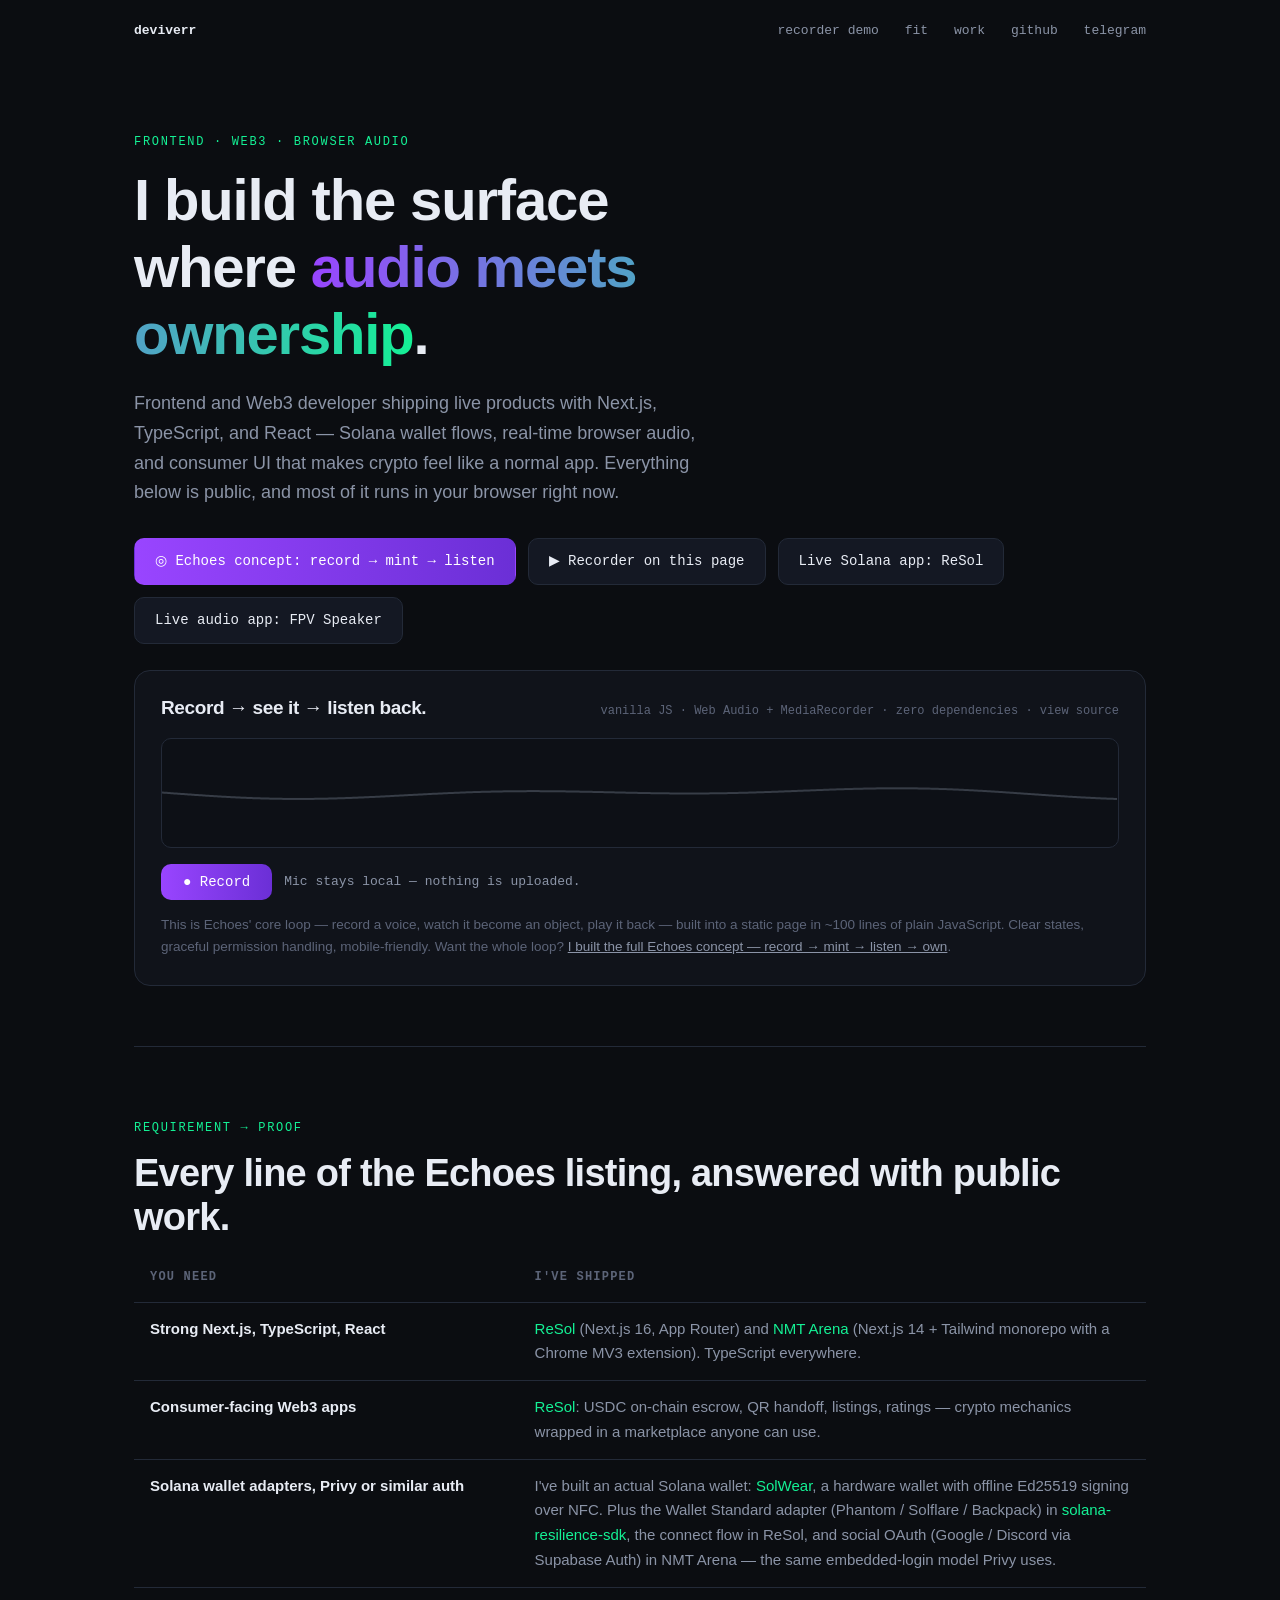
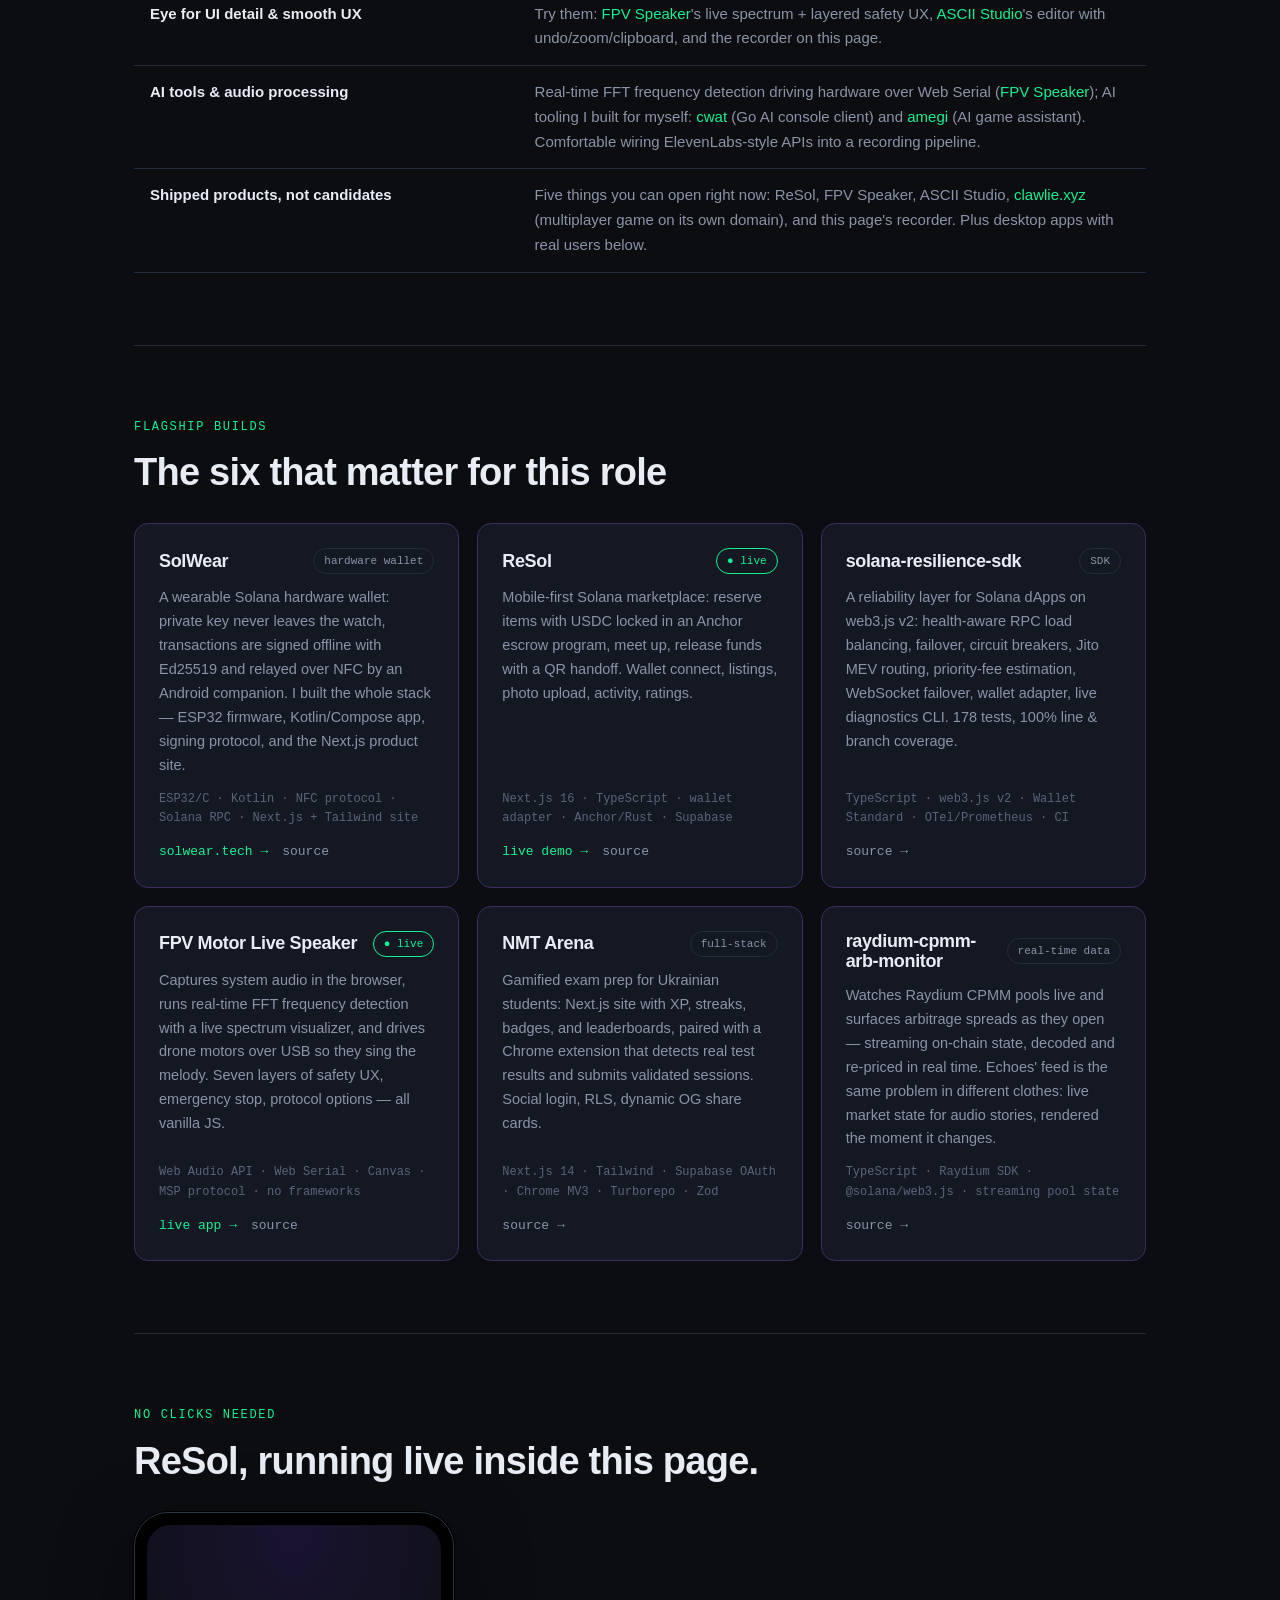
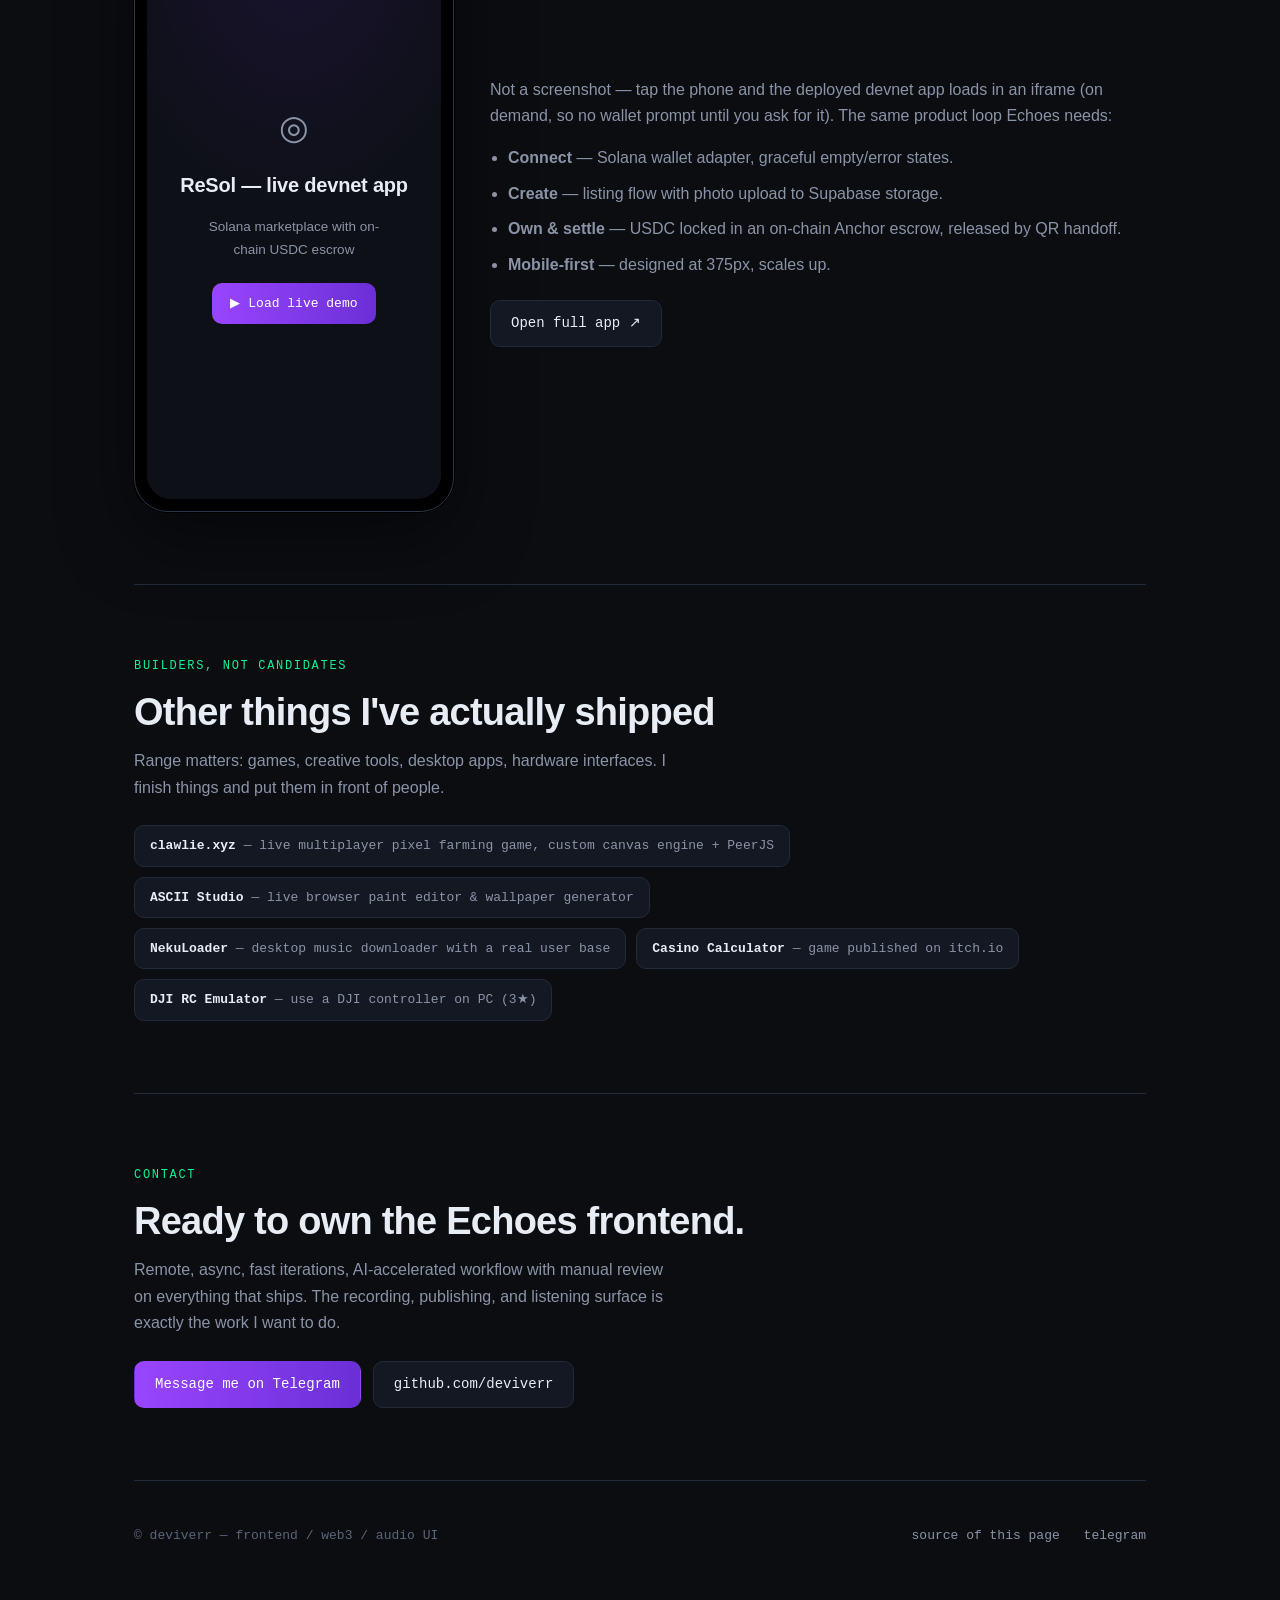
<file: index.html>
<!doctype html>
<html lang="en">
<head>
  <meta charset="utf-8" />
  <meta name="viewport" content="width=device-width, initial-scale=1" />
  <title>deviverr — Frontend for audio × Solana products</title>
  <meta name="description" content="Frontend & Web3 developer. Live Solana apps, real-time browser audio, wallet flows, and shipped consumer products. Next.js, TypeScript, React." />
  <meta name="theme-color" content="#0b0d11" />
  <meta property="og:title" content="deviverr — Frontend for audio × Solana products" />
  <meta property="og:description" content="Live Solana apps, real-time browser audio, wallet flows, shipped products. Try the recorder demo on the page." />
  <meta property="og:type" content="website" />
  <meta property="og:url" content="https://deviverr.github.io/portfolio/" />
  <meta property="og:image" content="https://deviverr.github.io/portfolio/og.png" />
  <meta name="twitter:card" content="summary_large_image" />
  <meta name="twitter:title" content="deviverr — Frontend for audio × Solana products" />
  <meta name="twitter:image" content="https://deviverr.github.io/portfolio/og.png" />
  <link rel="icon" href="data:image/svg+xml,%3Csvg xmlns='http://www.w3.org/2000/svg' viewBox='0 0 32 32'%3E%3Crect width='32' height='32' rx='7' fill='%230b0d11'/%3E%3Cg stroke-linecap='round' stroke-width='2.6'%3E%3Cpath d='M6 13v6' stroke='%239945FF'/%3E%3Cpath d='M11 9v14' stroke='%23a862ff'/%3E%3Cpath d='M16 5v22' stroke='%2360b8c9'/%3E%3Cpath d='M21 9v14' stroke='%2318dfa1'/%3E%3Cpath d='M26 13v6' stroke='%2314F195'/%3E%3C/g%3E%3C/svg%3E" />
  <style>
    :root{
      --bg:#0b0d11; --bg2:#10131a; --card:#141823; --line:#232a38;
      --text:#e8ecf4; --muted:#8b94a7; --dim:#5c6478;
      --sol1:#9945FF; --sol2:#14F195; --warn:#ffb454;
      --mono:"SFMono-Regular",ui-monospace,"Cascadia Mono",Consolas,monospace;
    }
    *{box-sizing:border-box;margin:0;padding:0}
    html{scroll-behavior:smooth}
    body{
      background:var(--bg); color:var(--text);
      font:16px/1.65 -apple-system,BlinkMacSystemFont,"Segoe UI",Inter,Roboto,sans-serif;
      -webkit-font-smoothing:antialiased;
    }
    .wrap{max-width:1060px;margin:0 auto;padding:0 24px}
    a{color:var(--text)}
    ::selection{background:var(--sol1);color:#fff}

    .label{
      font-family:var(--mono);font-size:12px;letter-spacing:.14em;text-transform:uppercase;
      color:var(--sol2);margin-bottom:14px;
    }
    h1,h2,h3{line-height:1.15;letter-spacing:-.02em}
    h2{font-size:clamp(26px,4vw,38px);margin-bottom:14px}
    section{padding:72px 0;border-top:1px solid var(--line)}
    .muted{color:var(--muted)}

    /* top bar */
    .top{
      display:flex;justify-content:space-between;align-items:center;
      padding:20px 0;font-family:var(--mono);font-size:13px;
    }
    .top a{color:var(--muted);text-decoration:none;margin-left:18px}
    .top a:hover{color:var(--sol2)}
    .brand{color:var(--text);font-weight:600}

    /* hero */
    .hero{padding:72px 0 60px}
    .hero h1{font-size:clamp(34px,6vw,58px);max-width:17ch}
    .hero .lede{max-width:58ch;margin:22px 0 30px;color:var(--muted);font-size:18px}
    .accent{background:linear-gradient(90deg,var(--sol1),var(--sol2));-webkit-background-clip:text;background-clip:text;color:transparent}
    .cta-row{display:flex;flex-wrap:wrap;gap:12px}
    .btn{
      display:inline-block;padding:11px 20px;border-radius:10px;text-decoration:none;
      font-family:var(--mono);font-size:14px;border:1px solid var(--line);
      color:var(--text);background:var(--card);transition:.15s;
    }
    .btn:hover{border-color:var(--sol1);transform:translateY(-1px)}
    .btn.primary{background:linear-gradient(90deg,var(--sol1),#6b2fd6);border-color:transparent;color:#fff}
    .btn.primary:hover{filter:brightness(1.12)}

    /* recorder demo */
    .demo-box{
      background:var(--bg2);border:1px solid var(--line);border-radius:16px;
      padding:26px;margin-top:26px;
    }
    .demo-head{display:flex;flex-wrap:wrap;justify-content:space-between;align-items:baseline;gap:8px;margin-bottom:16px}
    .demo-head h3{font-size:19px}
    .demo-head span{font-family:var(--mono);font-size:12px;color:var(--dim)}
    #wave{width:100%;height:110px;display:block;background:#0d1016;border:1px solid var(--line);border-radius:10px}
    .demo-controls{display:flex;flex-wrap:wrap;align-items:center;gap:12px;margin-top:16px}
    .rec-btn{
      font-family:var(--mono);font-size:14px;padding:10px 22px;border-radius:10px;border:none;cursor:pointer;
      background:linear-gradient(90deg,var(--sol1),#6b2fd6);color:#fff;transition:.15s;
    }
    .rec-btn:hover{filter:brightness(1.12)}
    .rec-btn.recording{background:#e5484d;animation:pulse 1.2s infinite}
    @keyframes pulse{0%,100%{box-shadow:0 0 0 0 rgba(229,72,77,.5)}50%{box-shadow:0 0 0 9px rgba(229,72,77,0)}}
    .rec-btn[disabled]{opacity:.45;cursor:not-allowed}
    #recStatus{font-family:var(--mono);font-size:13px;color:var(--muted)}
    #player{flex:1;min-width:220px;height:36px;display:none}
    .demo-note{margin-top:14px;font-size:13.5px;color:var(--dim)}
    .demo-note a{color:var(--muted)}

    /* fit table */
    .fit-table{width:100%;border-collapse:collapse;margin-top:10px;font-size:15px}
    .fit-table th,.fit-table td{padding:14px 16px;text-align:left;border-bottom:1px solid var(--line);vertical-align:top}
    .fit-table th{font-family:var(--mono);font-size:12px;letter-spacing:.1em;text-transform:uppercase;color:var(--dim)}
    .fit-table td:first-child{color:var(--text);font-weight:600;width:38%}
    .fit-table td{color:var(--muted)}
    .fit-table a{color:var(--sol2);text-decoration:none}
    .fit-table a:hover{text-decoration:underline}

    /* project cards */
    .grid{display:grid;grid-template-columns:repeat(auto-fit,minmax(300px,1fr));gap:18px;margin-top:28px}
    .card{
      background:var(--card);border:1px solid var(--line);border-radius:14px;padding:24px;
      display:flex;flex-direction:column;gap:12px;transition:.15s;
    }
    .card:hover{border-color:#3a4459;transform:translateY(-2px)}
    .card.flagship{border-color:#3d2d63}
    .card-top{display:flex;justify-content:space-between;align-items:center;gap:10px}
    .card h3{font-size:18px}
    .card h3 a{text-decoration:none}
    .card h3 a:hover{color:var(--sol2)}
    .tag{
      font-family:var(--mono);font-size:11px;padding:3px 10px;border-radius:20px;white-space:nowrap;
      border:1px solid var(--line);color:var(--muted);
    }
    .tag.live{border-color:var(--sol2);color:var(--sol2)}
    .card p{font-size:14.5px;color:var(--muted);flex:1}
    .card .stack{font-family:var(--mono);font-size:12px;color:var(--dim)}
    .card-links{display:flex;gap:14px;font-family:var(--mono);font-size:13px}
    .card-links a{color:var(--sol2);text-decoration:none}
    .card-links a:hover{text-decoration:underline}
    .card-links a.gh{color:var(--muted)}

    /* shipped strip */
    .strip{display:flex;flex-wrap:wrap;gap:10px;margin-top:24px}
    .chip{
      font-family:var(--mono);font-size:13px;text-decoration:none;color:var(--muted);
      border:1px solid var(--line);border-radius:10px;padding:9px 15px;background:var(--card);transition:.15s;
    }
    .chip:hover{color:var(--sol2);border-color:var(--sol2)}
    .chip b{color:var(--text);font-weight:600}

    /* resol embed */
    .embed-flex{display:flex;flex-wrap:wrap;gap:36px;align-items:center;margin-top:28px}
    .phone{
      width:320px;height:600px;flex:none;border-radius:34px;border:1px solid #2c3547;
      background:#000;padding:12px;box-shadow:0 24px 70px rgba(0,0,0,.5),0 0 0 1px #000;
    }
    .phone iframe{width:100%;height:100%;border:0;border-radius:24px;background:#0d1016}
    .phone-poster{
      width:100%;height:100%;border-radius:24px;border:0;cursor:pointer;
      background:radial-gradient(120% 90% at 50% 0%,#1a1330 0%,#0d1016 60%);
      display:flex;flex-direction:column;align-items:center;justify-content:center;gap:14px;
      color:var(--text);font:inherit;text-align:center;padding:24px;
    }
    .phone-poster .mark{font-size:34px}
    .phone-poster b{font-size:20px;letter-spacing:-.01em}
    .phone-poster span{font-size:13.5px;color:var(--muted);max-width:24ch}
    .phone-poster .go{
      margin-top:8px;font-family:var(--mono);font-size:13px;padding:10px 18px;border-radius:10px;
      background:linear-gradient(90deg,var(--sol1),#6b2fd6);color:#fff;
    }
    .phone-poster:hover .go{filter:brightness(1.15)}
    .embed-copy{flex:1;min-width:280px}
    .embed-copy ul{margin:16px 0 22px 18px;color:var(--muted)}
    .embed-copy li{margin-bottom:9px}

    footer{padding:44px 0 60px;border-top:1px solid var(--line);display:flex;flex-wrap:wrap;gap:10px;justify-content:space-between;font-family:var(--mono);font-size:13px;color:var(--dim)}
    footer a{color:var(--muted);text-decoration:none;margin-left:16px}
    footer a:hover{color:var(--sol2)}

    /* scroll reveal */
    .reveal{opacity:0;transform:translateY(18px);transition:opacity .6s ease,transform .6s ease}
    .reveal.in{opacity:1;transform:none}
    @media (prefers-reduced-motion:reduce){
      html{scroll-behavior:auto}
      .reveal{opacity:1;transform:none;transition:none}
      .rec-btn.recording{animation:none}
      .card:hover,.btn:hover{transform:none}
    }

    @media (max-width:640px){
      section{padding:52px 0}
      .phone{width:100%;max-width:320px;margin:0 auto}
      .fit-table td:first-child{width:auto}
      .fit-table td,.fit-table th{padding:11px 8px;font-size:14px}
    }
  </style>
</head>
<body>
<div class="wrap">

  <div class="top">
    <span class="brand">deviverr</span>
    <nav aria-label="Site">
      <a href="#demo">recorder demo</a>
      <a href="#fit">fit</a>
      <a href="#work">work</a>
      <a href="https://github.com/deviverr" target="_blank" rel="noreferrer">github</a>
      <a href="https://t.me/deviverrr" target="_blank" rel="noreferrer">telegram</a>
    </nav>
  </div>

  <!-- HERO -->
  <header class="hero">
    <p class="label">frontend · web3 · browser audio</p>
    <h1>I build the surface where <span class="accent">audio meets ownership</span>.</h1>
    <p class="lede">
      Frontend and Web3 developer shipping live products with Next.js, TypeScript, and React —
      Solana wallet flows, real-time browser audio, and consumer UI that makes crypto
      feel like a normal app. Everything below is public, and most of it runs in your browser right now.
    </p>
    <div class="cta-row">
      <a class="btn primary" href="echoes-demo/">◎ Echoes concept: record → mint → listen</a>
      <a class="btn" href="#demo">▶ Recorder on this page</a>
      <a class="btn" href="https://deviverr.github.io/ReSol/" target="_blank" rel="noreferrer">Live Solana app: ReSol</a>
      <a class="btn" href="https://deviverr.github.io/FPV-Motor-Live-Speaker/" target="_blank" rel="noreferrer">Live audio app: FPV Speaker</a>
    </div>

    <!-- RECORDER DEMO -->
    <div class="demo-box" id="demo">
      <div class="demo-head">
        <h3>Record → see it → listen back.</h3>
        <span>vanilla JS · Web Audio + MediaRecorder · zero dependencies · view source</span>
      </div>
      <canvas id="wave" width="1000" height="110" aria-label="Live audio waveform"></canvas>
      <div class="demo-controls">
        <button class="rec-btn" id="recBtn" type="button">● Record</button>
        <span id="recStatus">Mic stays local — nothing is uploaded.</span>
        <audio id="player" controls></audio>
      </div>
      <p class="demo-note">
        This is Echoes' core loop — record a voice, watch it become an object, play it back —
        built into a static page in ~100 lines of plain JavaScript. Clear states, graceful
        permission handling, mobile-friendly. Want the whole loop?
        <a href="echoes-demo/">I built the full Echoes concept — record → mint → listen → own</a>.
      </p>
    </div>
  </header>

  <!-- FIT -->
  <section id="fit" aria-labelledby="fit-title">
    <p class="label">requirement → proof</p>
    <h2 id="fit-title">Every line of the Echoes listing, answered with public work.</h2>
    <table class="fit-table">
      <thead><tr><th>You need</th><th>I've shipped</th></tr></thead>
      <tbody>
        <tr>
          <td>Strong Next.js, TypeScript, React</td>
          <td><a href="https://deviverr.github.io/ReSol/" target="_blank" rel="noreferrer">ReSol</a> (Next.js 16, App Router) and
              <a href="https://github.com/deviverr/NMT-Arena" target="_blank" rel="noreferrer">NMT Arena</a> (Next.js 14 + Tailwind monorepo with a Chrome MV3 extension). TypeScript everywhere.</td>
        </tr>
        <tr>
          <td>Consumer-facing Web3 apps</td>
          <td><a href="https://deviverr.github.io/ReSol/" target="_blank" rel="noreferrer">ReSol</a>: USDC on-chain escrow, QR handoff, listings, ratings — crypto mechanics wrapped in a marketplace anyone can use.</td>
        </tr>
        <tr>
          <td>Solana wallet adapters, Privy or similar auth</td>
          <td>I've built an actual Solana wallet: <a href="https://github.com/SolWear/solwear" target="_blank" rel="noreferrer">SolWear</a>,
              a hardware wallet with offline Ed25519 signing over NFC. Plus the Wallet Standard adapter (Phantom / Solflare / Backpack) in
              <a href="https://github.com/deviverr/solana-resilience-sdk" target="_blank" rel="noreferrer">solana-resilience-sdk</a>,
              the connect flow in ReSol, and social OAuth (Google / Discord via Supabase Auth) in NMT Arena — the same embedded-login model Privy uses.</td>
        </tr>
        <tr>
          <td>Eye for UI detail & smooth UX</td>
          <td>Try them: <a href="https://deviverr.github.io/FPV-Motor-Live-Speaker/" target="_blank" rel="noreferrer">FPV Speaker</a>'s
              live spectrum + layered safety UX, <a href="https://deviverr.github.io/ASCII-Wallpaper/" target="_blank" rel="noreferrer">ASCII Studio</a>'s
              editor with undo/zoom/clipboard, and the recorder on this page.</td>
        </tr>
        <tr>
          <td>AI tools & audio processing</td>
          <td>Real-time FFT frequency detection driving hardware over Web Serial
              (<a href="https://deviverr.github.io/FPV-Motor-Live-Speaker/" target="_blank" rel="noreferrer">FPV Speaker</a>);
              AI tooling I built for myself: <a href="https://github.com/deviverr/cwat" target="_blank" rel="noreferrer">cwat</a> (Go AI console client)
              and <a href="https://github.com/deviverr/amegi" target="_blank" rel="noreferrer">amegi</a> (AI game assistant).
              Comfortable wiring ElevenLabs-style APIs into a recording pipeline.</td>
        </tr>
        <tr>
          <td>Shipped products, not candidates</td>
          <td>Five things you can open right now: ReSol, FPV Speaker, ASCII Studio,
              <a href="https://clawlie.xyz" target="_blank" rel="noreferrer">clawlie.xyz</a> (multiplayer game on its own domain),
              and this page's recorder. Plus desktop apps with real users below.</td>
        </tr>
      </tbody>
    </table>
  </section>

  <!-- FLAGSHIP WORK -->
  <section id="work" aria-labelledby="work-title">
    <p class="label">flagship builds</p>
    <h2 id="work-title">The six that matter for this role</h2>
    <div class="grid">

      <article class="card flagship">
        <div class="card-top">
          <h3><a href="https://github.com/SolWear/solwear" target="_blank" rel="noreferrer">SolWear</a></h3>
          <span class="tag">hardware wallet</span>
        </div>
        <p>A wearable Solana hardware wallet: private key never leaves the watch, transactions are
           signed offline with Ed25519 and relayed over NFC by an Android companion. I built the whole
           stack — ESP32 firmware, Kotlin/Compose app, signing protocol, and the Next.js product site.</p>
        <span class="stack">ESP32/C · Kotlin · NFC protocol · Solana RPC · Next.js + Tailwind site</span>
        <div class="card-links">
          <a href="https://solwear.tech" target="_blank" rel="noreferrer">solwear.tech →</a>
          <a class="gh" href="https://github.com/SolWear/solwear" target="_blank" rel="noreferrer">source</a>
        </div>
      </article>

      <article class="card flagship">
        <div class="card-top">
          <h3><a href="https://deviverr.github.io/ReSol/" target="_blank" rel="noreferrer">ReSol</a></h3>
          <span class="tag live">● live</span>
        </div>
        <p>Mobile-first Solana marketplace: reserve items with USDC locked in an Anchor escrow
           program, meet up, release funds with a QR handoff. Wallet connect, listings, photo
           upload, activity, ratings.</p>
        <span class="stack">Next.js 16 · TypeScript · wallet adapter · Anchor/Rust · Supabase</span>
        <div class="card-links">
          <a href="https://deviverr.github.io/ReSol/" target="_blank" rel="noreferrer">live demo →</a>
          <a class="gh" href="https://github.com/deviverr/ReSol" target="_blank" rel="noreferrer">source</a>
        </div>
      </article>

      <article class="card flagship">
        <div class="card-top">
          <h3><a href="https://github.com/deviverr/solana-resilience-sdk" target="_blank" rel="noreferrer">solana-resilience-sdk</a></h3>
          <span class="tag">SDK</span>
        </div>
        <p>A reliability layer for Solana dApps on web3.js v2: health-aware RPC load balancing,
           failover, circuit breakers, Jito MEV routing, priority-fee estimation, WebSocket
           failover, wallet adapter, live diagnostics CLI. 178 tests, 100% line & branch coverage.</p>
        <span class="stack">TypeScript · web3.js v2 · Wallet Standard · OTel/Prometheus · CI</span>
        <div class="card-links">
          <a class="gh" href="https://github.com/deviverr/solana-resilience-sdk" target="_blank" rel="noreferrer">source →</a>
        </div>
      </article>

      <article class="card flagship">
        <div class="card-top">
          <h3><a href="https://deviverr.github.io/FPV-Motor-Live-Speaker/" target="_blank" rel="noreferrer">FPV Motor Live Speaker</a></h3>
          <span class="tag live">● live</span>
        </div>
        <p>Captures system audio in the browser, runs real-time FFT frequency detection with a
           live spectrum visualizer, and drives drone motors over USB so they sing the melody.
           Seven layers of safety UX, emergency stop, protocol options — all vanilla JS.</p>
        <span class="stack">Web Audio API · Web Serial · Canvas · MSP protocol · no frameworks</span>
        <div class="card-links">
          <a href="https://deviverr.github.io/FPV-Motor-Live-Speaker/" target="_blank" rel="noreferrer">live app →</a>
          <a class="gh" href="https://github.com/deviverr/FPV-Motor-Live-Speaker" target="_blank" rel="noreferrer">source</a>
        </div>
      </article>

      <article class="card flagship">
        <div class="card-top">
          <h3><a href="https://github.com/deviverr/NMT-Arena" target="_blank" rel="noreferrer">NMT Arena</a></h3>
          <span class="tag">full-stack</span>
        </div>
        <p>Gamified exam prep for Ukrainian students: Next.js site with XP, streaks, badges, and
           leaderboards, paired with a Chrome extension that detects real test results and submits
           validated sessions. Social login, RLS, dynamic OG share cards.</p>
        <span class="stack">Next.js 14 · Tailwind · Supabase OAuth · Chrome MV3 · Turborepo · Zod</span>
        <div class="card-links">
          <a class="gh" href="https://github.com/deviverr/NMT-Arena" target="_blank" rel="noreferrer">source →</a>
        </div>
      </article>

      <article class="card flagship">
        <div class="card-top">
          <h3><a href="https://github.com/deviverr/raydium-cpmm-arb-monitor" target="_blank" rel="noreferrer">raydium-cpmm-arb-monitor</a></h3>
          <span class="tag">real-time data</span>
        </div>
        <p>Watches Raydium CPMM pools live and surfaces arbitrage spreads as they open — streaming
           on-chain state, decoded and re-priced in real time. Echoes' feed is the same problem in
           different clothes: live market state for audio stories, rendered the moment it changes.</p>
        <span class="stack">TypeScript · Raydium SDK · @solana/web3.js · streaming pool state</span>
        <div class="card-links">
          <a class="gh" href="https://github.com/deviverr/raydium-cpmm-arb-monitor" target="_blank" rel="noreferrer">source →</a>
        </div>
      </article>

    </div>
  </section>

  <!-- RESOL EMBED -->
  <section aria-labelledby="embed-title">
    <p class="label">no clicks needed</p>
    <h2 id="embed-title">ReSol, running live inside this page.</h2>
    <div class="embed-flex">
      <div class="phone" id="phoneFrame">
        <button class="phone-poster" id="loadResol" type="button" aria-label="Load the live ReSol demo">
          <span class="mark">◎</span>
          <b>ReSol — live devnet app</b>
          <span>Solana marketplace with on-chain USDC escrow</span>
          <span class="go">▶ Load live demo</span>
        </button>
      </div>
      <div class="embed-copy">
        <p class="muted">Not a screenshot — tap the phone and the deployed devnet app loads
           in an iframe (on demand, so no wallet prompt until you ask for it).
           The same product loop Echoes needs:</p>
        <ul>
          <li><b>Connect</b> — Solana wallet adapter, graceful empty/error states.</li>
          <li><b>Create</b> — listing flow with photo upload to Supabase storage.</li>
          <li><b>Own & settle</b> — USDC locked in an on-chain Anchor escrow, released by QR handoff.</li>
          <li><b>Mobile-first</b> — designed at 375px, scales up.</li>
        </ul>
        <a class="btn" href="https://deviverr.github.io/ReSol/" target="_blank" rel="noreferrer">Open full app ↗</a>
      </div>
    </div>
  </section>

  <!-- SHIPPED STRIP -->
  <section aria-labelledby="shipped-title">
    <p class="label">builders, not candidates</p>
    <h2 id="shipped-title">Other things I've actually shipped</h2>
    <p class="muted" style="max-width:62ch">Range matters: games, creative tools, desktop apps, hardware
       interfaces. I finish things and put them in front of people.</p>
    <div class="strip">
      <a class="chip" href="https://clawlie.xyz" target="_blank" rel="noreferrer"><b>clawlie.xyz</b> — live multiplayer pixel farming game, custom canvas engine + PeerJS</a>
      <a class="chip" href="https://deviverr.github.io/ASCII-Wallpaper/" target="_blank" rel="noreferrer"><b>ASCII Studio</b> — live browser paint editor & wallpaper generator</a>
      <a class="chip" href="https://deviver.art/nekuloader/" target="_blank" rel="noreferrer"><b>NekuLoader</b> — desktop music downloader with a real user base</a>
      <a class="chip" href="https://deviver.itch.io/casino-calculator-game" target="_blank" rel="noreferrer"><b>Casino Calculator</b> — game published on itch.io</a>
      <a class="chip" href="https://github.com/deviverr/DJI-RC-Emulator" target="_blank" rel="noreferrer"><b>DJI RC Emulator</b> — use a DJI controller on PC (3★)</a>
    </div>
  </section>

  <!-- CONTACT -->
  <section aria-labelledby="contact-title">
    <p class="label">contact</p>
    <h2 id="contact-title">Ready to own the Echoes frontend.</h2>
    <p class="muted" style="max-width:60ch">Remote, async, fast iterations, AI-accelerated workflow with
       manual review on everything that ships. The recording, publishing, and listening surface is
       exactly the work I want to do.</p>
    <div class="cta-row" style="margin-top:24px">
      <a class="btn primary" href="https://t.me/deviverrr" target="_blank" rel="noreferrer">Message me on Telegram</a>
      <a class="btn" href="https://github.com/deviverr" target="_blank" rel="noreferrer">github.com/deviverr</a>
    </div>
  </section>

  <footer>
    <span>© deviverr — frontend / web3 / audio UI</span>
    <span>
      <a href="https://github.com/deviverr/portfolio" target="_blank" rel="noreferrer">source of this page</a>
      <a href="https://t.me/deviverrr" target="_blank" rel="noreferrer">telegram</a>
    </span>
  </footer>
</div>

<script>
(function(){
  // scroll reveal
  var els=document.querySelectorAll('section, .card, .demo-box');
  els.forEach(function(el){el.classList.add('reveal');});
  if('IntersectionObserver' in window){
    var io=new IntersectionObserver(function(entries){
      entries.forEach(function(e){
        if(e.isIntersecting){e.target.classList.add('in');io.unobserve(e.target);}
      });
    },{threshold:.08});
    els.forEach(function(el){io.observe(el);});
  }else{
    els.forEach(function(el){el.classList.add('in');});
  }
})();
(function(){
  // ReSol embed loads only on click — keeps wallet extensions quiet on page load
  var btn=document.getElementById('loadResol');
  if(btn)btn.addEventListener('click',function(){
    var f=document.createElement('iframe');
    f.src='https://deviverr.github.io/ReSol/';
    f.title='ReSol live demo';
    document.getElementById('phoneFrame').replaceChild(f,btn);
  });
})();
(function(){
  var btn=document.getElementById('recBtn'),
      status=document.getElementById('recStatus'),
      player=document.getElementById('player'),
      canvas=document.getElementById('wave'),
      ctx=canvas.getContext('2d');
  var audioCtx=null,analyser=null,recorder=null,stream=null,raf=null,chunks=[],t0=0,timerId=null;

  function fit(){var r=canvas.getBoundingClientRect();canvas.width=r.width*devicePixelRatio;canvas.height=110*devicePixelRatio;}
  fit();addEventListener('resize',fit);

  function idleWave(){
    var w=canvas.width,h=canvas.height,t=Date.now()/900;
    ctx.clearRect(0,0,w,h);ctx.beginPath();
    for(var x=0;x<w;x++){
      var y=h/2+Math.sin(x/90+t)*h*.06*Math.sin(t/2+x/300);
      x?ctx.lineTo(x,y):ctx.moveTo(x,y);
    }
    ctx.strokeStyle='rgba(139,148,167,.35)';ctx.lineWidth=2;ctx.stroke();
    if(!recorder)raf=requestAnimationFrame(idleWave);
  }
  idleWave();

  function liveWave(){
    var data=new Uint8Array(analyser.fftSize);
    analyser.getByteTimeDomainData(data);
    var w=canvas.width,h=canvas.height;
    ctx.clearRect(0,0,w,h);
    var grad=ctx.createLinearGradient(0,0,w,0);
    grad.addColorStop(0,'#9945FF');grad.addColorStop(1,'#14F195');
    ctx.beginPath();
    for(var i=0;i<data.length;i++){
      var x=i/data.length*w, y=data[i]/255*h;
      i?ctx.lineTo(x,y):ctx.moveTo(x,y);
    }
    ctx.strokeStyle=grad;ctx.lineWidth=2.5;ctx.stroke();
    raf=requestAnimationFrame(liveWave);
  }

  function setStatus(msg){status.textContent=msg;}

  function stopAll(){
    if(raf)cancelAnimationFrame(raf);
    if(timerId)clearInterval(timerId);
    if(stream)stream.getTracks().forEach(function(t){t.stop();});
    if(audioCtx){audioCtx.close();audioCtx=null;}
    recorder=null;stream=null;
    btn.classList.remove('recording');
    btn.textContent='● Record again';
    idleWave();
  }

  btn.addEventListener('click',function(){
    if(recorder&&recorder.state==='recording'){recorder.stop();return;}
    if(!navigator.mediaDevices||!window.MediaRecorder){
      setStatus('This browser does not support recording — try Chrome, Edge, or Safari 14+.');return;
    }
    setStatus('Requesting microphone…');btn.disabled=true;
    navigator.mediaDevices.getUserMedia({audio:true}).then(function(s){
      stream=s;btn.disabled=false;
      audioCtx=new (window.AudioContext||window.webkitAudioContext)();
      analyser=audioCtx.createAnalyser();analyser.fftSize=2048;
      audioCtx.createMediaStreamSource(s).connect(analyser);
      chunks=[];
      recorder=new MediaRecorder(s);
      recorder.ondataavailable=function(e){if(e.data.size)chunks.push(e.data);};
      recorder.onstop=function(){
        var blob=new Blob(chunks,{type:recorder.mimeType||'audio/webm'});
        player.src=URL.createObjectURL(blob);
        player.style.display='block';
        setStatus('Yours. '+(blob.size/1024).toFixed(0)+' KB, on your device only — this is the moment Echoes would tokenize.');
        stopAll();
      };
      recorder.start();
      t0=Date.now();
      timerId=setInterval(function(){
        setStatus('Recording '+((Date.now()-t0)/1000).toFixed(1)+'s — click again to stop.');
      },100);
      btn.textContent='■ Stop';
      btn.classList.add('recording');
      cancelAnimationFrame(raf);liveWave();
    }).catch(function(err){
      btn.disabled=false;
      setStatus(err&&err.name==='NotAllowedError'
        ?'Mic permission denied — that\'s fine. The waveform above still shows the idle state design.'
        :'Could not access a microphone on this device.');
    });
  });
})();
</script>
</body>
</html>
</file>
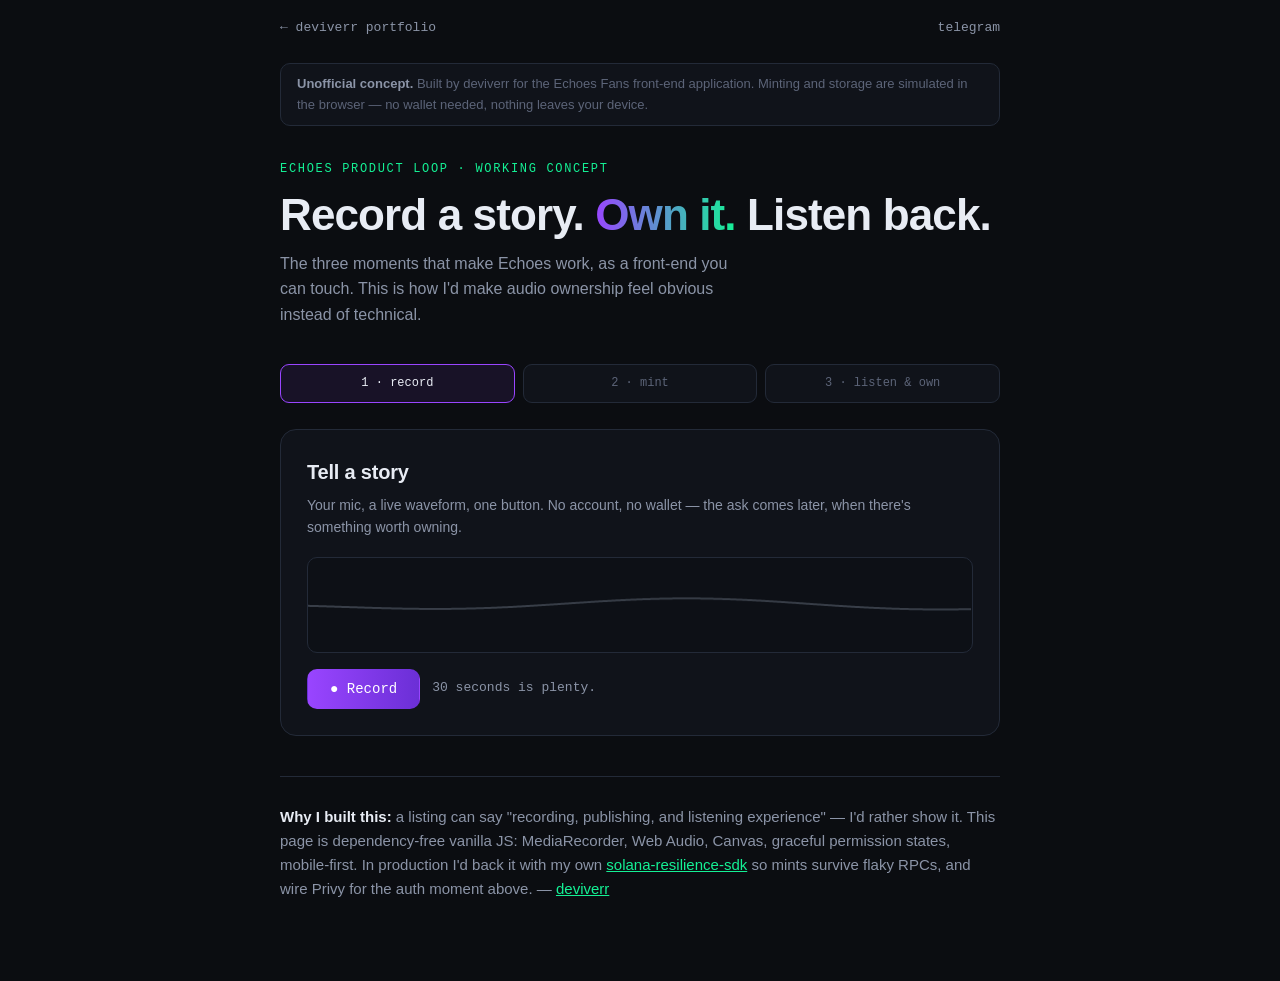
<file: echoes-demo/index.html>
<!doctype html>
<html lang="en">
<head>
  <meta charset="utf-8" />
  <meta name="viewport" content="width=device-width, initial-scale=1" />
  <title>Echoes concept — record → mint → listen | deviverr</title>
  <meta name="description" content="A working front-end concept of the Echoes product loop: record a story, tokenize it, listen back. Built by deviverr as part of an application." />
  <meta name="theme-color" content="#0b0d11" />
  <meta property="og:title" content="Echoes concept — record → mint → listen" />
  <meta property="og:description" content="The Echoes product loop, working in your browser. Unofficial concept by deviverr." />
  <meta property="og:image" content="https://deviverr.github.io/portfolio/og.png" />
  <link rel="icon" href="data:image/svg+xml,%3Csvg xmlns='http://www.w3.org/2000/svg' viewBox='0 0 32 32'%3E%3Crect width='32' height='32' rx='7' fill='%230b0d11'/%3E%3Cg stroke-linecap='round' stroke-width='2.6'%3E%3Cpath d='M6 13v6' stroke='%239945FF'/%3E%3Cpath d='M11 9v14' stroke='%23a862ff'/%3E%3Cpath d='M16 5v22' stroke='%2360b8c9'/%3E%3Cpath d='M21 9v14' stroke='%2318dfa1'/%3E%3Cpath d='M26 13v6' stroke='%2314F195'/%3E%3C/g%3E%3C/svg%3E" />
  <style>
    :root{
      --bg:#0b0d11; --bg2:#10131a; --card:#141823; --line:#232a38;
      --text:#e8ecf4; --muted:#8b94a7; --dim:#5c6478;
      --sol1:#9945FF; --sol2:#14F195; --gold:#ffd166;
      --mono:"SFMono-Regular",ui-monospace,"Cascadia Mono",Consolas,monospace;
    }
    *{box-sizing:border-box;margin:0;padding:0}
    body{background:var(--bg);color:var(--text);
      font:16px/1.6 -apple-system,BlinkMacSystemFont,"Segoe UI",Inter,Roboto,sans-serif;
      -webkit-font-smoothing:antialiased;}
    .wrap{max-width:760px;margin:0 auto;padding:0 20px 80px}
    a{color:var(--sol2)}
    .label{font-family:var(--mono);font-size:12px;letter-spacing:.14em;text-transform:uppercase;color:var(--sol2)}
    .mono{font-family:var(--mono)}

    .top{display:flex;justify-content:space-between;align-items:center;padding:18px 0;font-family:var(--mono);font-size:13px}
    .top a{color:var(--muted);text-decoration:none}
    .top a:hover{color:var(--sol2)}

    .banner{
      margin:6px 0 34px;padding:10px 16px;border:1px solid var(--line);border-radius:10px;
      font-size:13px;color:var(--dim);background:var(--bg2);
    }
    .banner b{color:var(--muted)}

    h1{font-size:clamp(30px,6vw,44px);letter-spacing:-.02em;line-height:1.12;margin:10px 0 12px}
    .accent{background:linear-gradient(90deg,var(--sol1),var(--sol2));-webkit-background-clip:text;background-clip:text;color:transparent}
    .lede{color:var(--muted);max-width:52ch;margin-bottom:36px}

    /* stepper */
    .steps{display:flex;gap:8px;margin-bottom:26px;font-family:var(--mono);font-size:12px}
    .step{
      flex:1;text-align:center;padding:9px 4px;border-radius:9px;border:1px solid var(--line);
      color:var(--dim);background:var(--bg2);transition:.3s;
    }
    .step.active{border-color:var(--sol1);color:var(--text);background:#181227}
    .step.done{border-color:var(--sol2);color:var(--sol2)}

    .panel{background:var(--bg2);border:1px solid var(--line);border-radius:16px;padding:26px;margin-bottom:22px}
    .panel h2{font-size:20px;margin-bottom:6px;letter-spacing:-.01em}
    .panel .sub{font-size:14px;color:var(--muted);margin-bottom:18px}

    #wave{width:100%;height:96px;display:block;background:#0d1016;border:1px solid var(--line);border-radius:10px}
    .controls{display:flex;flex-wrap:wrap;align-items:center;gap:12px;margin-top:16px}
    .btn{
      font-family:var(--mono);font-size:14px;padding:11px 22px;border-radius:10px;border:1px solid var(--line);
      cursor:pointer;background:var(--card);color:var(--text);transition:.15s;text-decoration:none;display:inline-block;
    }
    .btn:hover{border-color:var(--sol1)}
    .btn.primary{background:linear-gradient(90deg,var(--sol1),#6b2fd6);border-color:transparent;color:#fff}
    .btn.primary:hover{filter:brightness(1.12)}
    .btn.rec.recording{background:#e5484d;border-color:transparent;color:#fff;animation:pulse 1.2s infinite}
    @keyframes pulse{0%,100%{box-shadow:0 0 0 0 rgba(229,72,77,.5)}50%{box-shadow:0 0 0 9px rgba(229,72,77,0)}}
    .btn[disabled]{opacity:.4;cursor:not-allowed}
    .status{font-family:var(--mono);font-size:13px;color:var(--muted)}

    input[type=text]{
      width:100%;padding:12px 14px;border-radius:10px;border:1px solid var(--line);
      background:#0d1016;color:var(--text);font:inherit;margin-bottom:14px;
    }
    input[type=text]:focus{outline:none;border-color:var(--sol1)}
    audio{width:100%;height:38px;margin:12px 0}

    /* mint progress */
    .mint-steps{list-style:none;margin:16px 0}
    .mint-steps li{
      display:flex;align-items:center;gap:12px;padding:9px 0;font-family:var(--mono);font-size:13.5px;color:var(--dim);
    }
    .mint-steps li .dot{width:18px;height:18px;border-radius:50%;border:2px solid var(--line);flex:none;transition:.3s}
    .mint-steps li.doing{color:var(--text)}
    .mint-steps li.doing .dot{border-color:var(--sol1);animation:spin 1s linear infinite;border-top-color:transparent}
    .mint-steps li.ok{color:var(--sol2)}
    .mint-steps li.ok .dot{border-color:var(--sol2);background:var(--sol2)}
    @keyframes spin{to{transform:rotate(360deg)}}

    /* story cards */
    .story{
      background:var(--card);border:1px solid var(--line);border-radius:14px;padding:20px;margin-bottom:14px;
      display:flex;flex-direction:column;gap:10px;
    }
    .story.mine{border-color:#3d2d63;background:linear-gradient(180deg,#181227,var(--card))}
    .story-head{display:flex;justify-content:space-between;align-items:center;gap:10px;flex-wrap:wrap}
    .story-head b{font-size:16.5px}
    .owner{font-family:var(--mono);font-size:11px;padding:3px 10px;border-radius:20px;border:1px solid var(--line);color:var(--muted);white-space:nowrap}
    .owner.you{border-color:var(--sol2);color:var(--sol2)}
    .bars{display:flex;align-items:center;gap:2px;height:34px}
    .bars i{flex:1;background:linear-gradient(180deg,var(--sol1),var(--sol2));border-radius:2px;opacity:.8;min-width:2px}
    .story-meta{display:flex;flex-wrap:wrap;gap:14px;font-family:var(--mono);font-size:12px;color:var(--dim)}
    .story-meta span b{color:var(--muted);font-weight:600}
    .story-meta .price{color:var(--gold)}
    .play{
      width:40px;height:40px;border-radius:50%;border:none;cursor:pointer;flex:none;
      background:linear-gradient(90deg,var(--sol1),#6b2fd6);color:#fff;font-size:15px;
    }
    .play[disabled]{opacity:.35;cursor:default}
    .row{display:flex;align-items:center;gap:14px}
    .hidden{display:none}

    .receipt{
      font-family:var(--mono);font-size:12.5px;background:#0d1016;border:1px solid var(--line);
      border-radius:10px;padding:14px 16px;margin-top:14px;color:var(--muted);
      overflow-wrap:anywhere;line-height:2;
    }
    .receipt em{color:var(--dim);font-style:normal}
    .receipt .g{color:var(--sol2)}

    .pitch{margin-top:40px;padding-top:28px;border-top:1px solid var(--line);color:var(--muted);font-size:15px}
    .pitch b{color:var(--text)}
    @media(prefers-reduced-motion:reduce){.btn.rec.recording{animation:none}.mint-steps li.doing .dot{animation:none}}
  </style>
</head>
<body>
<div class="wrap">
  <div class="top">
    <a href="https://deviverr.github.io/portfolio/">← deviverr portfolio</a>
    <a href="https://t.me/deviverrr" target="_blank" rel="noreferrer">telegram</a>
  </div>

  <div class="banner">
    <b>Unofficial concept.</b> Built by deviverr for the Echoes Fans front-end application.
    Minting and storage are simulated in the browser — no wallet needed, nothing leaves your device.
  </div>

  <p class="label">echoes product loop · working concept</p>
  <h1>Record a story. <span class="accent">Own it.</span> Listen back.</h1>
  <p class="lede">The three moments that make Echoes work, as a front-end you can touch.
    This is how I'd make audio ownership feel obvious instead of technical.</p>

  <div class="steps">
    <div class="step active" id="s1">1 · record</div>
    <div class="step" id="s2">2 · mint</div>
    <div class="step" id="s3">3 · listen & own</div>
  </div>

  <!-- STEP 1: RECORD -->
  <div class="panel" id="p1">
    <h2>Tell a story</h2>
    <p class="sub">Your mic, a live waveform, one button. No account, no wallet — the ask comes later, when there's something worth owning.</p>
    <canvas id="wave" width="800" height="96" aria-label="Live waveform"></canvas>
    <div class="controls">
      <button class="btn primary rec" id="recBtn" type="button">● Record</button>
      <span class="status" id="recStatus">30 seconds is plenty.</span>
    </div>
    <div id="preview" class="hidden">
      <audio id="player" controls></audio>
      <div class="controls">
        <button class="btn primary" id="toMint" type="button">Sounds good — make it mine →</button>
        <button class="btn" id="redo" type="button">↺ Re-record</button>
      </div>
    </div>
  </div>

  <!-- STEP 2: MINT -->
  <div class="panel hidden" id="p2">
    <h2>Tokenize it</h2>
    <p class="sub">Name it, mint it. On the real thing this is Privy auth + Arweave upload + a Solana mint — here every step is simulated so you can feel the flow.</p>
    <input type="text" id="title" maxlength="60" placeholder="Name your story — e.g. 'How my grandmother crossed the border'" />
    <button class="btn primary" id="mintBtn" type="button">◎ Mint story (simulated)</button>
    <ul class="mint-steps hidden" id="mintSteps">
      <li id="m1"><span class="dot"></span> Encoding audio & metadata</li>
      <li id="m2"><span class="dot"></span> Uploading to Arweave — permanent storage <em>(simulated)</em></li>
      <li id="m3"><span class="dot"></span> Minting on Solana <em>(simulated)</em></li>
      <li id="m4"><span class="dot"></span> Royalties set — you earn on every future trade</li>
    </ul>
    <div class="receipt hidden" id="receipt"></div>
  </div>

  <!-- STEP 3: FEED -->
  <div class="panel hidden" id="p3">
    <h2>The feed</h2>
    <p class="sub">Where stories live, get heard, and trade. Yours is at the top — it plays for real.</p>
    <div id="feed"></div>
  </div>

  <div class="pitch">
    <p><b>Why I built this:</b> a listing can say "recording, publishing, and listening experience" —
      I'd rather show it. This page is dependency-free vanilla JS: MediaRecorder, Web Audio, Canvas,
      graceful permission states, mobile-first. In production I'd back it with my own
      <a href="https://github.com/deviverr/solana-resilience-sdk" target="_blank" rel="noreferrer">solana-resilience-sdk</a>
      so mints survive flaky RPCs, and wire Privy for the auth moment above.
      — <a href="https://deviverr.github.io/portfolio/">deviverr</a></p>
  </div>
</div>

<script>
(function(){
  var $=function(id){return document.getElementById(id)};
  var canvas=$('wave'),ctx=canvas.getContext('2d');
  var audioCtx=null,analyser=null,recorder=null,stream=null,raf=null,chunks=[],t0=0,timerId=null;
  var blobUrl=null,duration=0,peaks=[];

  function fit(){var r=canvas.getBoundingClientRect();canvas.width=r.width*devicePixelRatio;canvas.height=96*devicePixelRatio;}
  fit();addEventListener('resize',fit);

  function idle(){
    var w=canvas.width,h=canvas.height,t=Date.now()/900;
    ctx.clearRect(0,0,w,h);ctx.beginPath();
    for(var x=0;x<w;x++){var y=h/2+Math.sin(x/90+t)*h*.07*Math.sin(t/2+x/300);x?ctx.lineTo(x,y):ctx.moveTo(x,y);}
    ctx.strokeStyle='rgba(139,148,167,.35)';ctx.lineWidth=2;ctx.stroke();
    if(!recorder)raf=requestAnimationFrame(idle);
  }
  idle();

  function live(){
    var data=new Uint8Array(analyser.fftSize);
    analyser.getByteTimeDomainData(data);
    var peak=0;
    var w=canvas.width,h=canvas.height;
    ctx.clearRect(0,0,w,h);
    var grad=ctx.createLinearGradient(0,0,w,0);
    grad.addColorStop(0,'#9945FF');grad.addColorStop(1,'#14F195');
    ctx.beginPath();
    for(var i=0;i<data.length;i++){
      var v=Math.abs(data[i]-128);if(v>peak)peak=v;
      var x=i/data.length*w,y=data[i]/255*h;
      i?ctx.lineTo(x,y):ctx.moveTo(x,y);
    }
    ctx.strokeStyle=grad;ctx.lineWidth=2.5;ctx.stroke();
    peaks.push(peak);
    raf=requestAnimationFrame(live);
  }

  function stopAll(){
    if(raf)cancelAnimationFrame(raf);
    if(timerId)clearInterval(timerId);
    if(stream)stream.getTracks().forEach(function(t){t.stop()});
    if(audioCtx){audioCtx.close();audioCtx=null;}
    recorder=null;stream=null;
    $('recBtn').classList.remove('recording');
    $('recBtn').textContent='● Record again';
    idle();
  }

  $('recBtn').addEventListener('click',function(){
    if(recorder&&recorder.state==='recording'){recorder.stop();return;}
    if(!navigator.mediaDevices||!window.MediaRecorder){
      $('recStatus').textContent='This browser cannot record — try Chrome, Edge, or Safari 14+.';return;
    }
    $('recStatus').textContent='Requesting microphone…';
    navigator.mediaDevices.getUserMedia({audio:true}).then(function(s){
      stream=s;chunks=[];peaks=[];
      audioCtx=new (window.AudioContext||window.webkitAudioContext)();
      analyser=audioCtx.createAnalyser();analyser.fftSize=2048;
      audioCtx.createMediaStreamSource(s).connect(analyser);
      recorder=new MediaRecorder(s);
      recorder.ondataavailable=function(e){if(e.data.size)chunks.push(e.data)};
      recorder.onstop=function(){
        duration=(Date.now()-t0)/1000;
        var blob=new Blob(chunks,{type:recorder.mimeType||'audio/webm'});
        if(blobUrl)URL.revokeObjectURL(blobUrl);
        blobUrl=URL.createObjectURL(blob);
        $('player').src=blobUrl;
        $('preview').classList.remove('hidden');
        $('recStatus').textContent=duration.toFixed(1)+'s recorded — stays on your device.';
        stopAll();
      };
      recorder.start();t0=Date.now();
      timerId=setInterval(function(){$('recStatus').textContent='Recording '+((Date.now()-t0)/1000).toFixed(1)+'s — click to stop.'},100);
      $('recBtn').textContent='■ Stop';$('recBtn').classList.add('recording');
      $('preview').classList.add('hidden');
      cancelAnimationFrame(raf);live();
    }).catch(function(err){
      $('recStatus').textContent=err&&err.name==='NotAllowedError'
        ?'Mic denied — no problem, this is exactly the empty state a real product needs to handle well.'
        :'No microphone available on this device.';
    });
  });

  $('redo').addEventListener('click',function(){$('recBtn').click()});

  // step 2
  $('toMint').addEventListener('click',function(){
    $('p2').classList.remove('hidden');
    $('s1').classList.add('done');$('s1').classList.remove('active');
    $('s2').classList.add('active');
    $('p2').scrollIntoView({behavior:'smooth',block:'start'});
  });

  function b58(n){
    var a='123456789ABCDEFGHJKLMNPQRSTUVWXYZabcdefghijkmnopqrstuvwxyz',s='';
    for(var i=0;i<n;i++)s+=a[Math.floor(Math.random()*a.length)];
    return s;
  }

  $('mintBtn').addEventListener('click',function(){
    var title=$('title').value.trim()||'Untitled story';
    $('mintBtn').disabled=true;
    $('mintSteps').classList.remove('hidden');
    var ids=['m1','m2','m3','m4'],delays=[700,1400,1300,600],i=0;
    (function next(){
      if(i>0){$(ids[i-1]).classList.remove('doing');$(ids[i-1]).classList.add('ok');}
      if(i>=ids.length){finishMint(title);return;}
      $(ids[i]).classList.add('doing');
      setTimeout(next,delays[i++]);
    })();
  });

  function finishMint(title){
    var sig=b58(87),ar=b58(43);
    $('receipt').innerHTML=
      '<em>story</em> <span class="g">'+title.replace(/</g,'&lt;')+'</span><br>'+
      '<em>arweave</em> ar://'+ar+' <em>(simulated)</em><br>'+
      '<em>solana tx</em> '+sig.slice(0,20)+'… <em>(simulated)</em><br>'+
      '<em>royalty</em> <span class="g">5% on every trade, forever</span>';
    $('receipt').classList.remove('hidden');
    setTimeout(function(){
      $('s2').classList.add('done');$('s2').classList.remove('active');
      $('s3').classList.add('active');
      $('p3').classList.remove('hidden');
      buildFeed(title);
      $('p3').scrollIntoView({behavior:'smooth',block:'start'});
    },900);
  }

  function barsHtml(seed,n){
    var h='';
    for(var i=0;i<n;i++){
      var v=seed?Math.min(1,(seed[Math.floor(i*seed.length/n)]||6)/50+.12):(.15+.85*Math.abs(Math.sin(i*1.7+n)));
      h+='<i style="height:'+Math.round(8+v*26)+'px"></i>';
    }
    return h;
  }

  function card(o){
    var el=document.createElement('div');
    el.className='story'+(o.mine?' mine':'');
    el.innerHTML=
      '<div class="story-head"><b>'+o.title.replace(/</g,'&lt;')+'</b>'+
      '<span class="owner'+(o.mine?' you':'')+'">'+(o.mine?'◎ owned by you':'owned by '+o.owner)+'</span></div>'+
      '<div class="row"><button class="play" '+(o.src?'':'disabled title="Sample card — record your own above!"')+'>▶</button>'+
      '<div class="bars" style="flex:1">'+barsHtml(o.peaks,56)+'</div></div>'+
      '<div class="story-meta"><span><b>'+o.dur+'</b> long</span><span class="price">◎ '+o.price+' last trade</span>'+
      '<span><b>'+o.plays+'</b> listens</span><span>'+(o.src?'yours — plays for real':'sample')+'</span></div>';
    if(o.src){
      var playing=false,audio=new Audio(o.src),btn=el.querySelector('.play');
      btn.addEventListener('click',function(){
        if(playing){audio.pause();audio.currentTime=0;btn.textContent='▶';playing=false;}
        else{audio.play();btn.textContent='■';playing=true;}
      });
      audio.onended=function(){btn.textContent='▶';playing=false;};
    }
    return el;
  }

  function buildFeed(title){
    var feed=$('feed');feed.innerHTML='';
    feed.appendChild(card({title:title,mine:true,src:blobUrl,peaks:peaks,dur:duration.toFixed(0)+'s',price:'—',plays:1}));
    feed.appendChild(card({title:'The night the lights went out in Lagos',owner:'ade…9fKq',dur:'74s',price:'2.4',plays:812}));
    feed.appendChild(card({title:'My first day driving a Kyiv tram',owner:'olen…Xw2p',dur:'58s',price:'1.1',plays:377}));
    feed.appendChild(card({title:'Recipe my mother never wrote down',owner:'mar…4Lts',dur:'96s',price:'3.8',plays:1204}));
  }
})();
</script>
</body>
</html>
</file>
